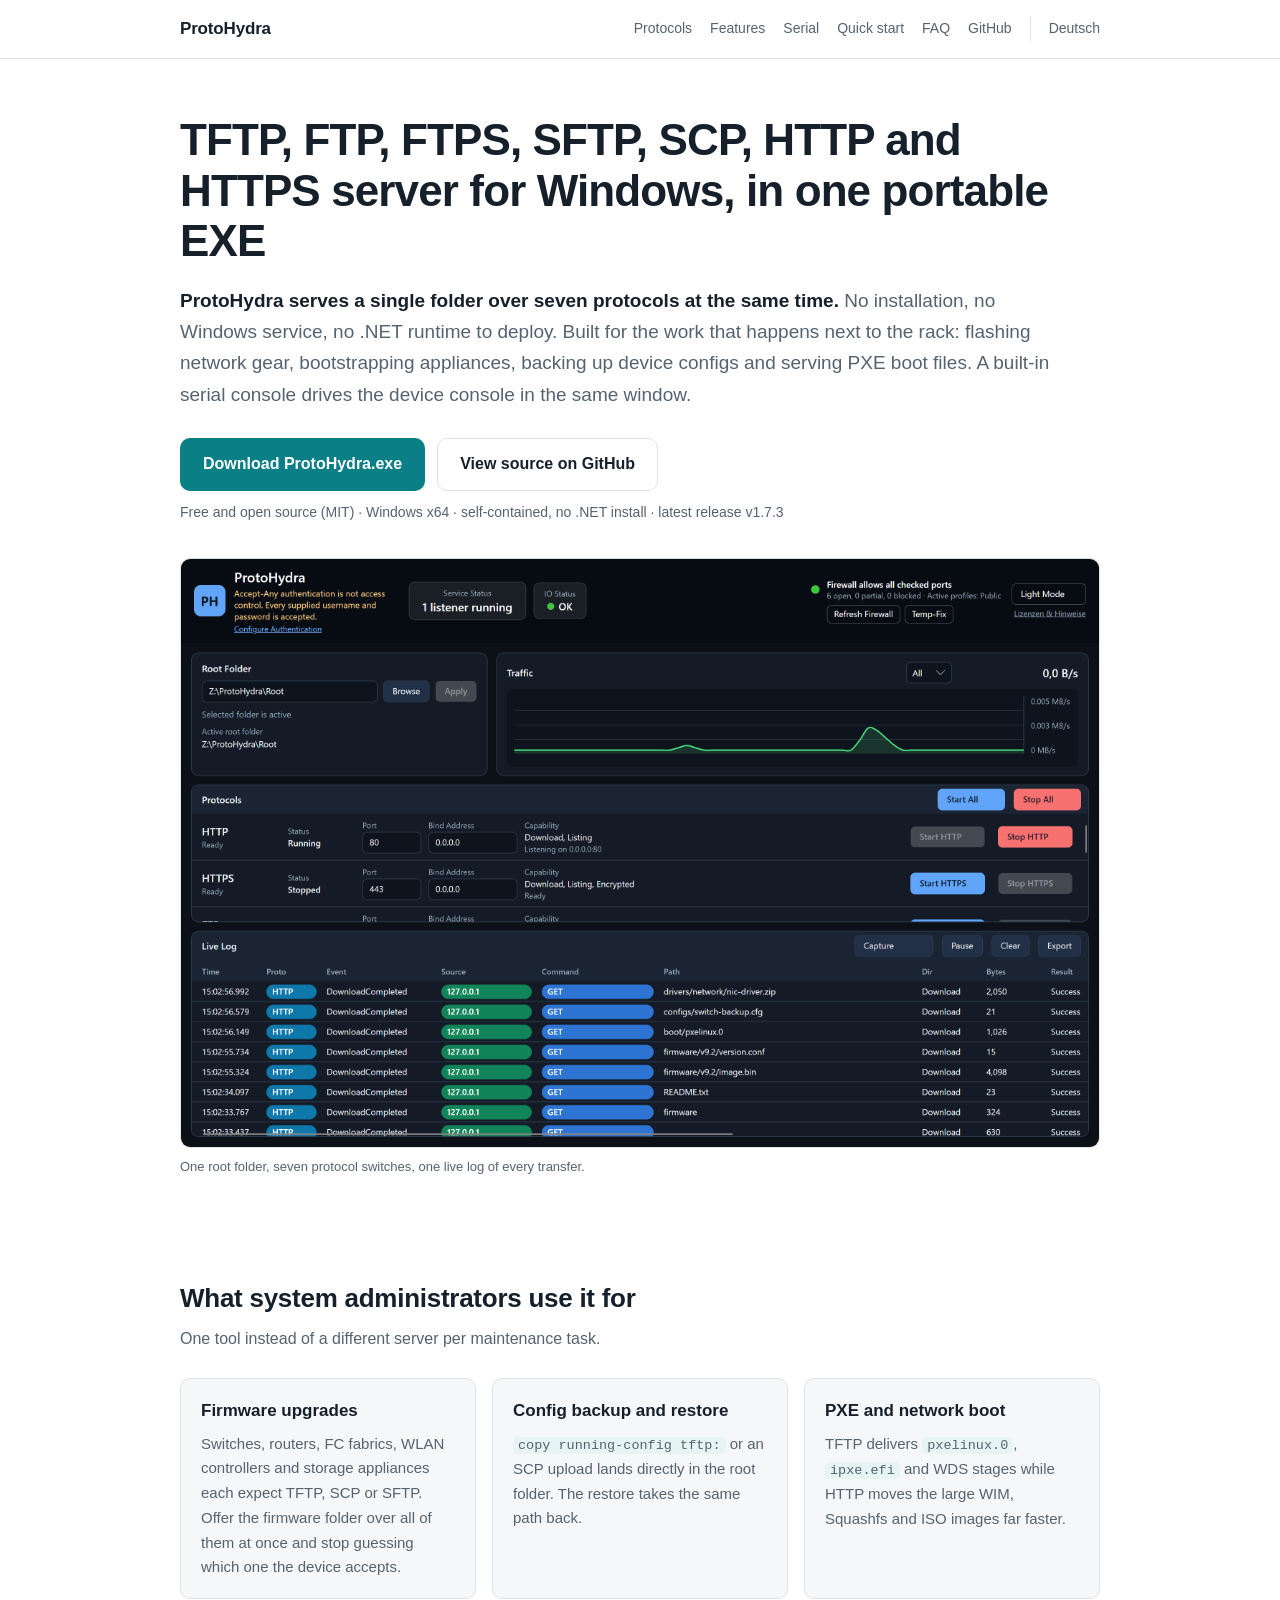
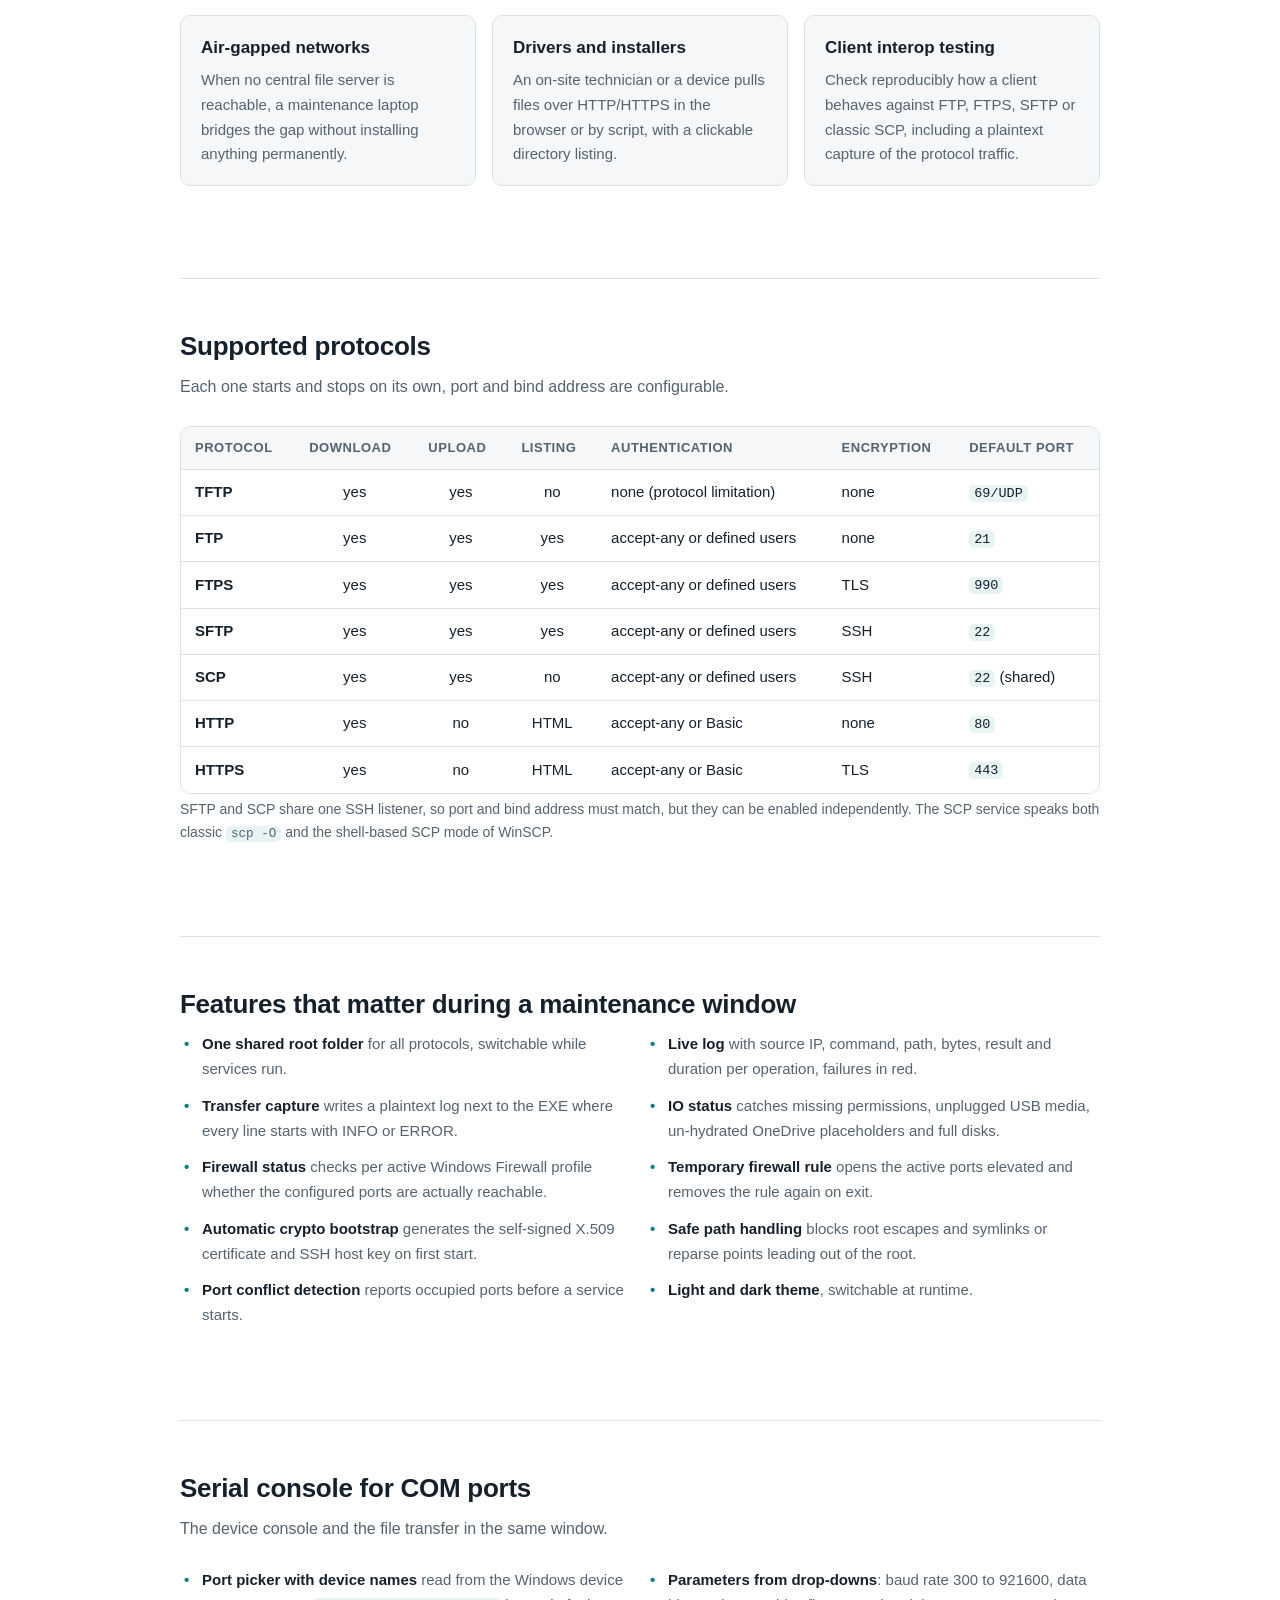
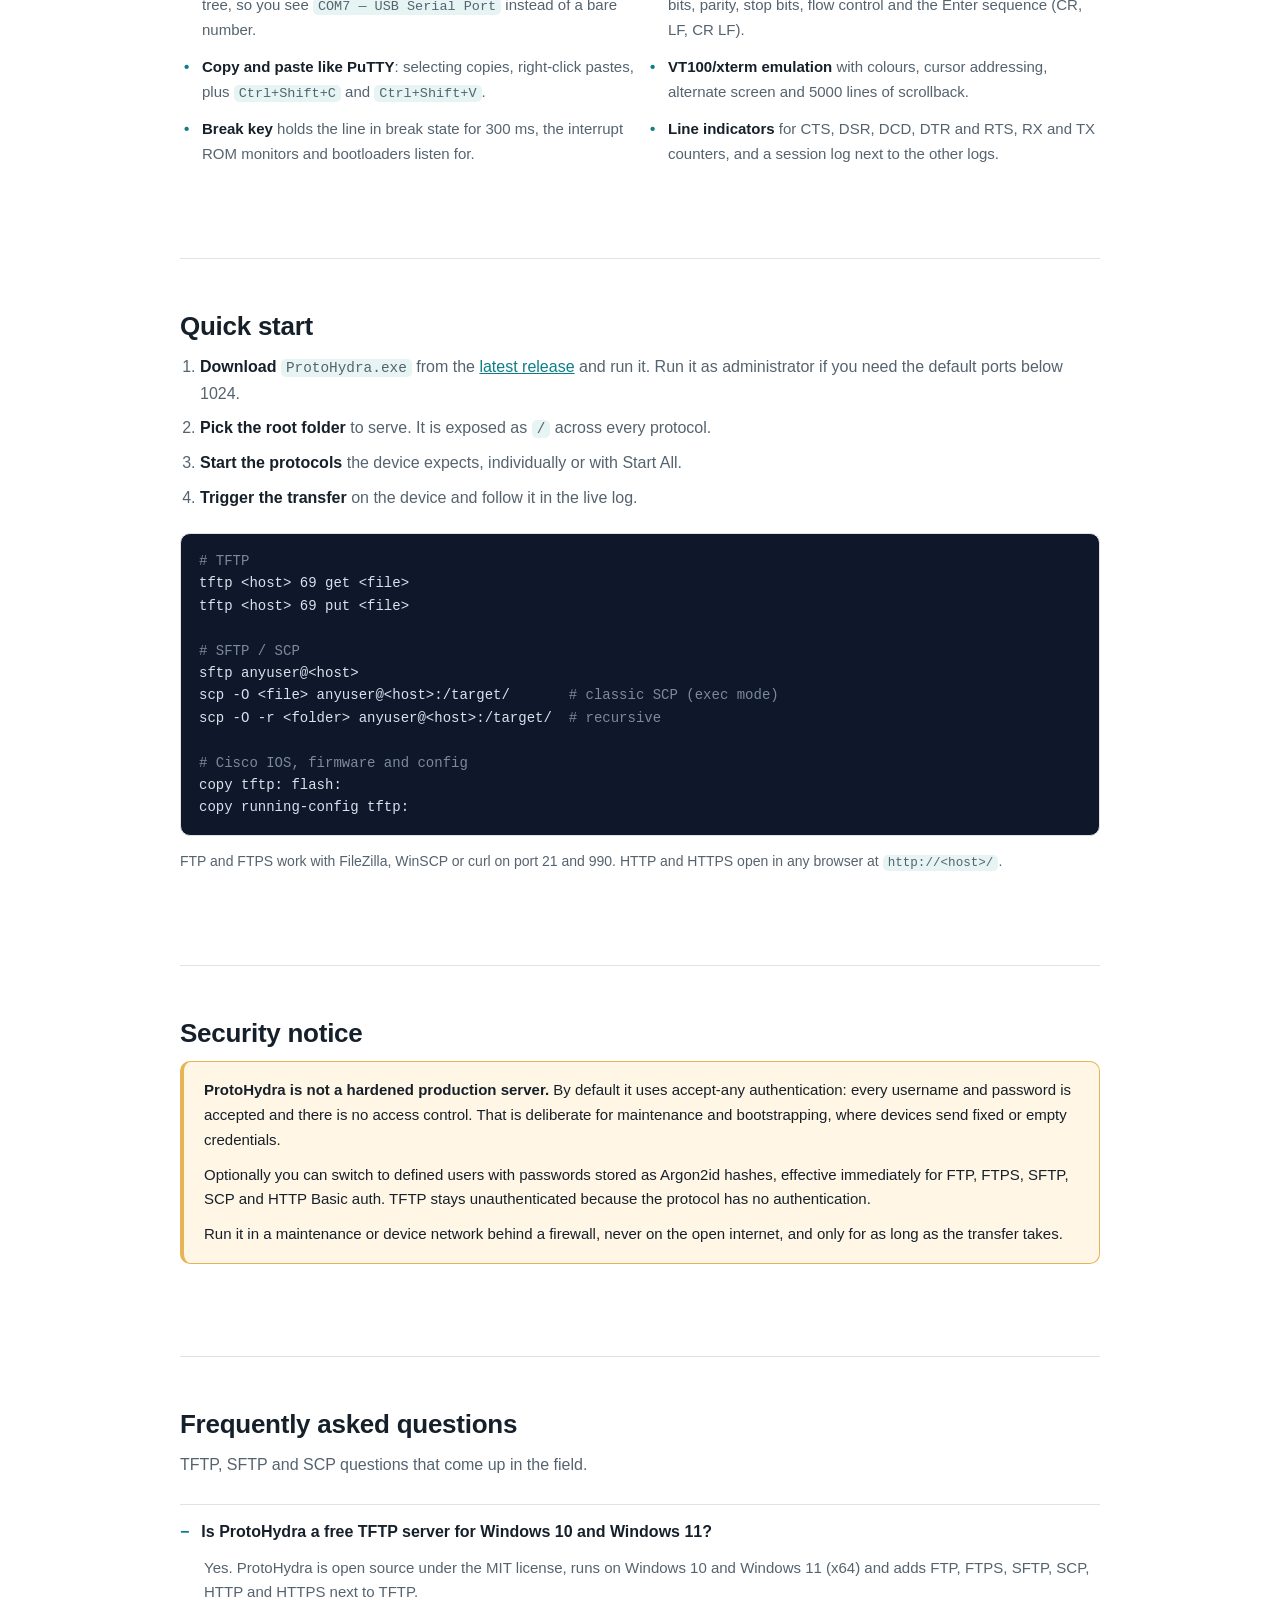
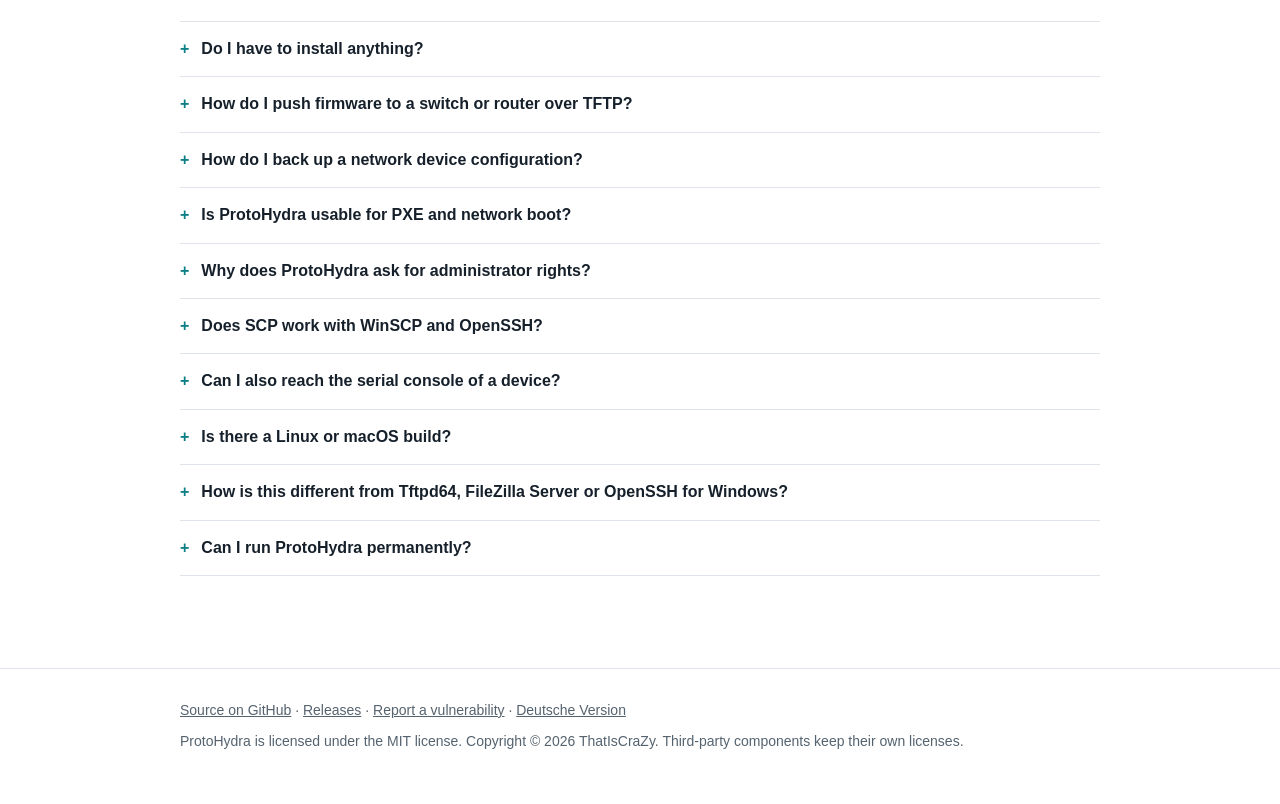
<file: docs/index.html>
<!doctype html>
<html lang="en">
<head>
<meta charset="utf-8">
<meta name="viewport" content="width=device-width, initial-scale=1">
<title>ProtoHydra: portable TFTP, FTP, SFTP, SCP and HTTP server with serial console for Windows</title>
<meta name="description" content="Free portable file server for Windows with a built-in serial console. One folder over TFTP, FTP, FTPS, SFTP, SCP, HTTP and HTTPS. No install, one EXE.">
<link rel="canonical" href="https://thatiscrazy.github.io/ProtoHydra/">
<link rel="alternate" hreflang="en" href="https://thatiscrazy.github.io/ProtoHydra/">
<link rel="alternate" hreflang="de" href="https://thatiscrazy.github.io/ProtoHydra/de/">
<link rel="alternate" hreflang="x-default" href="https://thatiscrazy.github.io/ProtoHydra/">
<meta name="author" content="ThatIsCraZy">
<meta name="robots" content="index, follow, max-image-preview:large">
<meta property="og:type" content="website">
<meta property="og:site_name" content="ProtoHydra">
<meta property="og:locale" content="en_US">
<meta property="og:locale:alternate" content="de_DE">
<meta property="og:title" content="ProtoHydra: portable TFTP, FTP, SFTP, SCP and HTTP server with serial console for Windows">
<meta property="og:description" content="Serve one folder over TFTP, FTP, FTPS, SFTP, SCP, HTTP and HTTPS at the same time and drive the device console over serial in the same window.">
<meta property="og:url" content="https://thatiscrazy.github.io/ProtoHydra/">
<meta property="og:image" content="https://thatiscrazy.github.io/ProtoHydra/screenshot.png">
<meta property="og:image:alt" content="ProtoHydra on Windows with seven protocol servers running on one folder and a live transfer log">
<meta name="twitter:card" content="summary_large_image">
<meta name="theme-color" content="#0b7f86" media="(prefers-color-scheme: light)">
<meta name="theme-color" content="#0e1419" media="(prefers-color-scheme: dark)">
<link rel="stylesheet" href="style.css">
<script type="application/ld+json">
{
  "@context": "https://schema.org",
  "@graph": [
    {
      "@type": "SoftwareApplication",
      "name": "ProtoHydra",
      "alternateName": "ProtoHydra multi-protocol file server",
      "description": "Portable multi-protocol file server for Windows that serves a single folder over TFTP, FTP, FTPS, SFTP, SCP, HTTP and HTTPS at the same time, without installation or a Windows service, with a built-in serial console for device COM ports.",
      "url": "https://thatiscrazy.github.io/ProtoHydra/",
      "downloadUrl": "https://github.com/ThatIsCraZy/ProtoHydra/releases/latest",
      "installUrl": "https://github.com/ThatIsCraZy/ProtoHydra/releases/latest",
      "softwareVersion": "1.7.3",
      "applicationCategory": "UtilitiesApplication",
      "applicationSubCategory": "File transfer server",
      "operatingSystem": "Windows 10, Windows 11, Windows Server (x64)",
      "processorRequirements": "x64",
      "license": "https://github.com/ThatIsCraZy/ProtoHydra/blob/master/LICENSE",
      "isAccessibleForFree": true,
      "screenshot": "https://thatiscrazy.github.io/ProtoHydra/screenshot.png",
      "featureList": [
        "TFTP server", "FTP server", "FTPS server", "SFTP server", "SCP server", "HTTP server", "HTTPS server",
        "Serial console terminal for COM ports",
        "Portable single EXE", "Live transfer log", "Temporary Windows firewall rule", "Argon2id user authentication"
      ],
      "author": { "@type": "Person", "name": "ThatIsCraZy" },
      "offers": { "@type": "Offer", "price": "0", "priceCurrency": "USD" }
    },
    {
      "@type": "FAQPage",
      "mainEntity": [
        { "@type": "Question", "name": "Is ProtoHydra a free TFTP server for Windows 10 and Windows 11?",
          "acceptedAnswer": { "@type": "Answer", "text": "Yes. ProtoHydra is open source under the MIT license, runs on Windows 10 and Windows 11 (x64) and adds FTP, FTPS, SFTP, SCP, HTTP and HTTPS next to TFTP." } },
        { "@type": "Question", "name": "Do I have to install anything?",
          "acceptedAnswer": { "@type": "Answer", "text": "No. A single EXE, no setup, no Windows service, no .NET installation. It also runs from a USB stick or a maintenance toolkit folder." } },
        { "@type": "Question", "name": "How do I push firmware to a switch or router over TFTP?",
          "acceptedAnswer": { "@type": "Answer", "text": "Pick the firmware folder as root, start TFTP and trigger the transfer on the device, for example copy tftp: flash: on Cisco IOS. If the device refuses TFTP, enable SCP or SFTP in the same window. The folder stays the same." } },
        { "@type": "Question", "name": "How do I back up a network device configuration?",
          "acceptedAnswer": { "@type": "Answer", "text": "Run copy running-config tftp: on the device. The file lands directly in the root folder. The restore takes the same path back, or goes over SFTP or FTP instead." } },
        { "@type": "Question", "name": "Is ProtoHydra usable for PXE and network boot?",
          "acceptedAnswer": { "@type": "Answer", "text": "Yes. TFTP serves bootloaders such as pxelinux.0 or ipxe.efi, HTTP serves the large images (WIM, Squashfs, ISO) at much higher throughput." } },
        { "@type": "Question", "name": "Why does ProtoHydra ask for administrator rights?",
          "acceptedAnswer": { "@type": "Answer", "text": "Only for ports below 1024 (69, 21, 22, 80, 443). Without elevation, switch to high ports in the UI, for example 6969, 2121, 2222 or 8080." } },
        { "@type": "Question", "name": "Does SCP work with WinSCP and OpenSSH?",
          "acceptedAnswer": { "@type": "Answer", "text": "Yes. The SCP service handles classic scp -O (exec mode) and the shell-based SCP mode of WinSCP. Modern OpenSSH clients use SFTP internally for scp without -O, which is served as well." } },
        { "@type": "Question", "name": "Can I also reach the serial console of a device?",
          "acceptedAnswer": { "@type": "Answer", "text": "Yes. The Serial Console tab opens a VT100/xterm terminal on a COM port, with port and parameter drop-downs, PuTTY-style copy and paste, a break key, line indicators and session capture. Console session and file transfer live in the same window." } },
        { "@type": "Question", "name": "Is there a Linux or macOS build?",
          "acceptedAnswer": { "@type": "Answer", "text": "Not at the moment. The published artifact is a self-contained EXE for Windows x64." } },
        { "@type": "Question", "name": "How is this different from Tftpd64, FileZilla Server or OpenSSH for Windows?",
          "acceptedAnswer": { "@type": "Answer", "text": "Those tools each cover one protocol or protocol family and are usually installed or registered as a service. ProtoHydra puts seven protocols on the same folder, starts portable and shows every file operation across all protocols in one live log." } },
        { "@type": "Question", "name": "Can I run ProtoHydra permanently?",
          "acceptedAnswer": { "@type": "Answer", "text": "No. It is a maintenance tool. By default it accepts any username and password, so it belongs in a maintenance network behind a firewall and should run only for the duration of a transfer." } }
      ]
    }
  ]
}
</script>
</head>
<body>

<header class="topbar">
  <div class="wrap">
    <a class="brand" href="./">ProtoHydra</a>
    <nav>
      <a class="hide-sm" href="#protocols">Protocols</a>
      <a class="hide-sm" href="#features">Features</a>
      <a class="hide-sm" href="#serial">Serial</a>
      <a href="#quickstart">Quick start</a>
      <a href="#faq">FAQ</a>
      <a href="https://github.com/ThatIsCraZy/ProtoHydra">GitHub</a>
      <a class="lang" href="de/" hreflang="de" lang="de">Deutsch</a>
    </nav>
  </div>
</header>

<main class="wrap">

  <div class="hero">
    <h1>TFTP, FTP, FTPS, SFTP, SCP, HTTP and HTTPS server for Windows, in one portable EXE</h1>
    <p class="lede"><strong>ProtoHydra serves a single folder over seven protocols at the same time.</strong> No installation, no Windows service, no .NET runtime to deploy. Built for the work that happens next to the rack: flashing network gear, bootstrapping appliances, backing up device configs and serving PXE boot files. A built-in serial console drives the device console in the same window.</p>
    <p class="cta">
      <a class="btn" href="https://github.com/ThatIsCraZy/ProtoHydra/releases/latest">Download ProtoHydra.exe</a>
      <a class="btn secondary" href="https://github.com/ThatIsCraZy/ProtoHydra">View source on GitHub</a>
    </p>
    <p class="meta">Free and open source (MIT) &middot; Windows x64 &middot; self-contained, no .NET install &middot; latest release v1.7.3</p>

    <figure>
      <img src="screenshot.png" width="2560" height="1640"
           alt="ProtoHydra on Windows: TFTP, FTP, FTPS, SFTP, SCP, HTTP and HTTPS servers running in parallel on one folder, next to the live log of file transfers">
      <figcaption>One root folder, seven protocol switches, one live log of every transfer.</figcaption>
    </figure>
  </div>

  <section id="usecases">
    <h2>What system administrators use it for</h2>
    <p class="sub">One tool instead of a different server per maintenance task.</p>
    <div class="cards">
      <div class="card">
        <h3>Firmware upgrades</h3>
        <p>Switches, routers, FC fabrics, WLAN controllers and storage appliances each expect TFTP, SCP or SFTP. Offer the firmware folder over all of them at once and stop guessing which one the device accepts.</p>
      </div>
      <div class="card">
        <h3>Config backup and restore</h3>
        <p><code>copy running-config tftp:</code> or an SCP upload lands directly in the root folder. The restore takes the same path back.</p>
      </div>
      <div class="card">
        <h3>PXE and network boot</h3>
        <p>TFTP delivers <code>pxelinux.0</code>, <code>ipxe.efi</code> and WDS stages while HTTP moves the large WIM, Squashfs and ISO images far faster.</p>
      </div>
      <div class="card">
        <h3>Air-gapped networks</h3>
        <p>When no central file server is reachable, a maintenance laptop bridges the gap without installing anything permanently.</p>
      </div>
      <div class="card">
        <h3>Drivers and installers</h3>
        <p>An on-site technician or a device pulls files over HTTP/HTTPS in the browser or by script, with a clickable directory listing.</p>
      </div>
      <div class="card">
        <h3>Client interop testing</h3>
        <p>Check reproducibly how a client behaves against FTP, FTPS, SFTP or classic SCP, including a plaintext capture of the protocol traffic.</p>
      </div>
    </div>
  </section>

  <section id="protocols">
    <h2>Supported protocols</h2>
    <p class="sub">Each one starts and stops on its own, port and bind address are configurable.</p>
    <div class="tablewrap">
      <table>
        <thead>
          <tr><th>Protocol</th><th>Download</th><th>Upload</th><th>Listing</th><th>Authentication</th><th>Encryption</th><th>Default port</th></tr>
        </thead>
        <tbody>
          <tr><td><b>TFTP</b></td><td class="c">yes</td><td class="c">yes</td><td class="c">no</td><td>none (protocol limitation)</td><td>none</td><td><code>69/UDP</code></td></tr>
          <tr><td><b>FTP</b></td><td class="c">yes</td><td class="c">yes</td><td class="c">yes</td><td>accept-any or defined users</td><td>none</td><td><code>21</code></td></tr>
          <tr><td><b>FTPS</b></td><td class="c">yes</td><td class="c">yes</td><td class="c">yes</td><td>accept-any or defined users</td><td>TLS</td><td><code>990</code></td></tr>
          <tr><td><b>SFTP</b></td><td class="c">yes</td><td class="c">yes</td><td class="c">yes</td><td>accept-any or defined users</td><td>SSH</td><td><code>22</code></td></tr>
          <tr><td><b>SCP</b></td><td class="c">yes</td><td class="c">yes</td><td class="c">no</td><td>accept-any or defined users</td><td>SSH</td><td><code>22</code> (shared)</td></tr>
          <tr><td><b>HTTP</b></td><td class="c">yes</td><td class="c">no</td><td class="c">HTML</td><td>accept-any or Basic</td><td>none</td><td><code>80</code></td></tr>
          <tr><td><b>HTTPS</b></td><td class="c">yes</td><td class="c">no</td><td class="c">HTML</td><td>accept-any or Basic</td><td>TLS</td><td><code>443</code></td></tr>
        </tbody>
      </table>
    </div>
    <p class="meta">SFTP and SCP share one SSH listener, so port and bind address must match, but they can be enabled independently. The SCP service speaks both classic <code>scp -O</code> and the shell-based SCP mode of WinSCP.</p>
  </section>

  <section id="features">
    <h2>Features that matter during a maintenance window</h2>
    <ul class="feat">
      <li><b>One shared root folder</b> for all protocols, switchable while services run.</li>
      <li><b>Live log</b> with source IP, command, path, bytes, result and duration per operation, failures in red.</li>
      <li><b>Transfer capture</b> writes a plaintext log next to the EXE where every line starts with INFO or ERROR.</li>
      <li><b>IO status</b> catches missing permissions, unplugged USB media, un-hydrated OneDrive placeholders and full disks.</li>
      <li><b>Firewall status</b> checks per active Windows Firewall profile whether the configured ports are actually reachable.</li>
      <li><b>Temporary firewall rule</b> opens the active ports elevated and removes the rule again on exit.</li>
      <li><b>Automatic crypto bootstrap</b> generates the self-signed X.509 certificate and SSH host key on first start.</li>
      <li><b>Safe path handling</b> blocks root escapes and symlinks or reparse points leading out of the root.</li>
      <li><b>Port conflict detection</b> reports occupied ports before a service starts.</li>
      <li><b>Light and dark theme</b>, switchable at runtime.</li>
    </ul>
  </section>

  <section id="serial">
    <h2>Serial console for COM ports</h2>
    <p class="sub">The device console and the file transfer in the same window.</p>
    <ul class="feat">
      <li><b>Port picker with device names</b> read from the Windows device tree, so you see <code>COM7 &mdash; USB Serial Port</code> instead of a bare number.</li>
      <li><b>Parameters from drop-downs</b>: baud rate 300 to 921600, data bits, parity, stop bits, flow control and the Enter sequence (CR, LF, CR LF).</li>
      <li><b>Copy and paste like PuTTY</b>: selecting copies, right-click pastes, plus <code>Ctrl+Shift+C</code> and <code>Ctrl+Shift+V</code>.</li>
      <li><b>VT100/xterm emulation</b> with colours, cursor addressing, alternate screen and 5000 lines of scrollback.</li>
      <li><b>Break key</b> holds the line in break state for 300 ms, the interrupt ROM monitors and bootloaders listen for.</li>
      <li><b>Line indicators</b> for CTS, DSR, DCD, DTR and RTS, RX and TX counters, and a session log next to the other logs.</li>
    </ul>
  </section>

  <section id="quickstart">
    <h2>Quick start</h2>
    <ol class="steps">
      <li><b>Download</b> <code>ProtoHydra.exe</code> from the <a href="https://github.com/ThatIsCraZy/ProtoHydra/releases/latest">latest release</a> and run it. Run it as administrator if you need the default ports below 1024.</li>
      <li><b>Pick the root folder</b> to serve. It is exposed as <code>/</code> across every protocol.</li>
      <li><b>Start the protocols</b> the device expects, individually or with Start All.</li>
      <li><b>Trigger the transfer</b> on the device and follow it in the live log.</li>
    </ol>
<pre><code><span class="c"># TFTP</span>
tftp &lt;host&gt; 69 get &lt;file&gt;
tftp &lt;host&gt; 69 put &lt;file&gt;

<span class="c"># SFTP / SCP</span>
sftp anyuser@&lt;host&gt;
scp -O &lt;file&gt; anyuser@&lt;host&gt;:/target/       <span class="c"># classic SCP (exec mode)</span>
scp -O -r &lt;folder&gt; anyuser@&lt;host&gt;:/target/  <span class="c"># recursive</span>

<span class="c"># Cisco IOS, firmware and config</span>
copy tftp: flash:
copy running-config tftp:</code></pre>
    <p class="meta">FTP and FTPS work with FileZilla, WinSCP or curl on port 21 and 990. HTTP and HTTPS open in any browser at <code>http://&lt;host&gt;/</code>.</p>
  </section>

  <section id="security">
    <h2>Security notice</h2>
    <div class="notice">
      <p><b>ProtoHydra is not a hardened production server.</b> By default it uses accept-any authentication: every username and password is accepted and there is no access control. That is deliberate for maintenance and bootstrapping, where devices send fixed or empty credentials.</p>
      <p>Optionally you can switch to defined users with passwords stored as Argon2id hashes, effective immediately for FTP, FTPS, SFTP, SCP and HTTP Basic auth. TFTP stays unauthenticated because the protocol has no authentication.</p>
      <p>Run it in a maintenance or device network behind a firewall, never on the open internet, and only for as long as the transfer takes.</p>
    </div>
  </section>

  <section id="faq" class="faq">
    <h2>Frequently asked questions</h2>
    <p class="sub">TFTP, SFTP and SCP questions that come up in the field.</p>

    <details open>
      <summary>Is ProtoHydra a free TFTP server for Windows 10 and Windows 11?</summary>
      <p class="answer">Yes. ProtoHydra is open source under the MIT license, runs on Windows 10 and Windows 11 (x64) and adds FTP, FTPS, SFTP, SCP, HTTP and HTTPS next to TFTP.</p>
    </details>
    <details>
      <summary>Do I have to install anything?</summary>
      <p class="answer">No. A single EXE, no setup, no Windows service, no .NET installation. It also runs from a USB stick or a maintenance toolkit folder.</p>
    </details>
    <details>
      <summary>How do I push firmware to a switch or router over TFTP?</summary>
      <p class="answer">Pick the firmware folder as root, start TFTP and trigger the transfer on the device, for example <code>copy tftp: flash:</code> on Cisco IOS. If the device refuses TFTP, enable SCP or SFTP in the same window. The folder stays the same.</p>
    </details>
    <details>
      <summary>How do I back up a network device configuration?</summary>
      <p class="answer">Run <code>copy running-config tftp:</code> on the device. The file lands directly in the root folder. The restore takes the same path back, or goes over SFTP or FTP instead.</p>
    </details>
    <details>
      <summary>Is ProtoHydra usable for PXE and network boot?</summary>
      <p class="answer">Yes. TFTP serves bootloaders such as <code>pxelinux.0</code> or <code>ipxe.efi</code>, HTTP serves the large images (WIM, Squashfs, ISO) at much higher throughput.</p>
    </details>
    <details>
      <summary>Why does ProtoHydra ask for administrator rights?</summary>
      <p class="answer">Only for ports below 1024 (69, 21, 22, 80, 443). Without elevation, switch to high ports in the UI, for example 6969, 2121, 2222 or 8080.</p>
    </details>
    <details>
      <summary>Does SCP work with WinSCP and OpenSSH?</summary>
      <p class="answer">Yes. The SCP service handles classic <code>scp -O</code> (exec mode) and the shell-based SCP mode of WinSCP. Modern OpenSSH clients use SFTP internally for <code>scp</code> without <code>-O</code>, which is served as well.</p>
    </details>
    <details>
      <summary>Can I also reach the serial console of a device?</summary>
      <p class="answer">Yes. The <b>Serial Console</b> tab opens a VT100/xterm terminal on a COM port, with port and parameter drop-downs, PuTTY-style copy and paste, a break key, line indicators and session capture. Console session and file transfer live in the same window.</p>
    </details>
    <details>
      <summary>Is there a Linux or macOS build?</summary>
      <p class="answer">Not at the moment. The published artifact is a self-contained EXE for Windows x64.</p>
    </details>
    <details>
      <summary>How is this different from Tftpd64, FileZilla Server or OpenSSH for Windows?</summary>
      <p class="answer">Those tools each cover one protocol or protocol family and are usually installed or registered as a service. ProtoHydra puts seven protocols on the same folder, starts portable and shows every file operation across all protocols in one live log.</p>
    </details>
    <details>
      <summary>Can I run ProtoHydra permanently?</summary>
      <p class="answer">No. It is a maintenance tool. By default it accepts any username and password, so it belongs in a maintenance network behind a firewall and should run only for the duration of a transfer.</p>
    </details>
  </section>

</main>

<footer>
  <div class="wrap">
    <p><a href="https://github.com/ThatIsCraZy/ProtoHydra">Source on GitHub</a> &middot; <a href="https://github.com/ThatIsCraZy/ProtoHydra/releases">Releases</a> &middot; <a href="https://github.com/ThatIsCraZy/ProtoHydra/blob/master/SECURITY.md">Report a vulnerability</a> &middot; <a href="de/" hreflang="de" lang="de">Deutsche Version</a></p>
    <p>ProtoHydra is licensed under the MIT license. Copyright &copy; 2026 ThatIsCraZy. Third-party components keep their own licenses.</p>
  </div>
</footer>

</body>
</html>
</file>
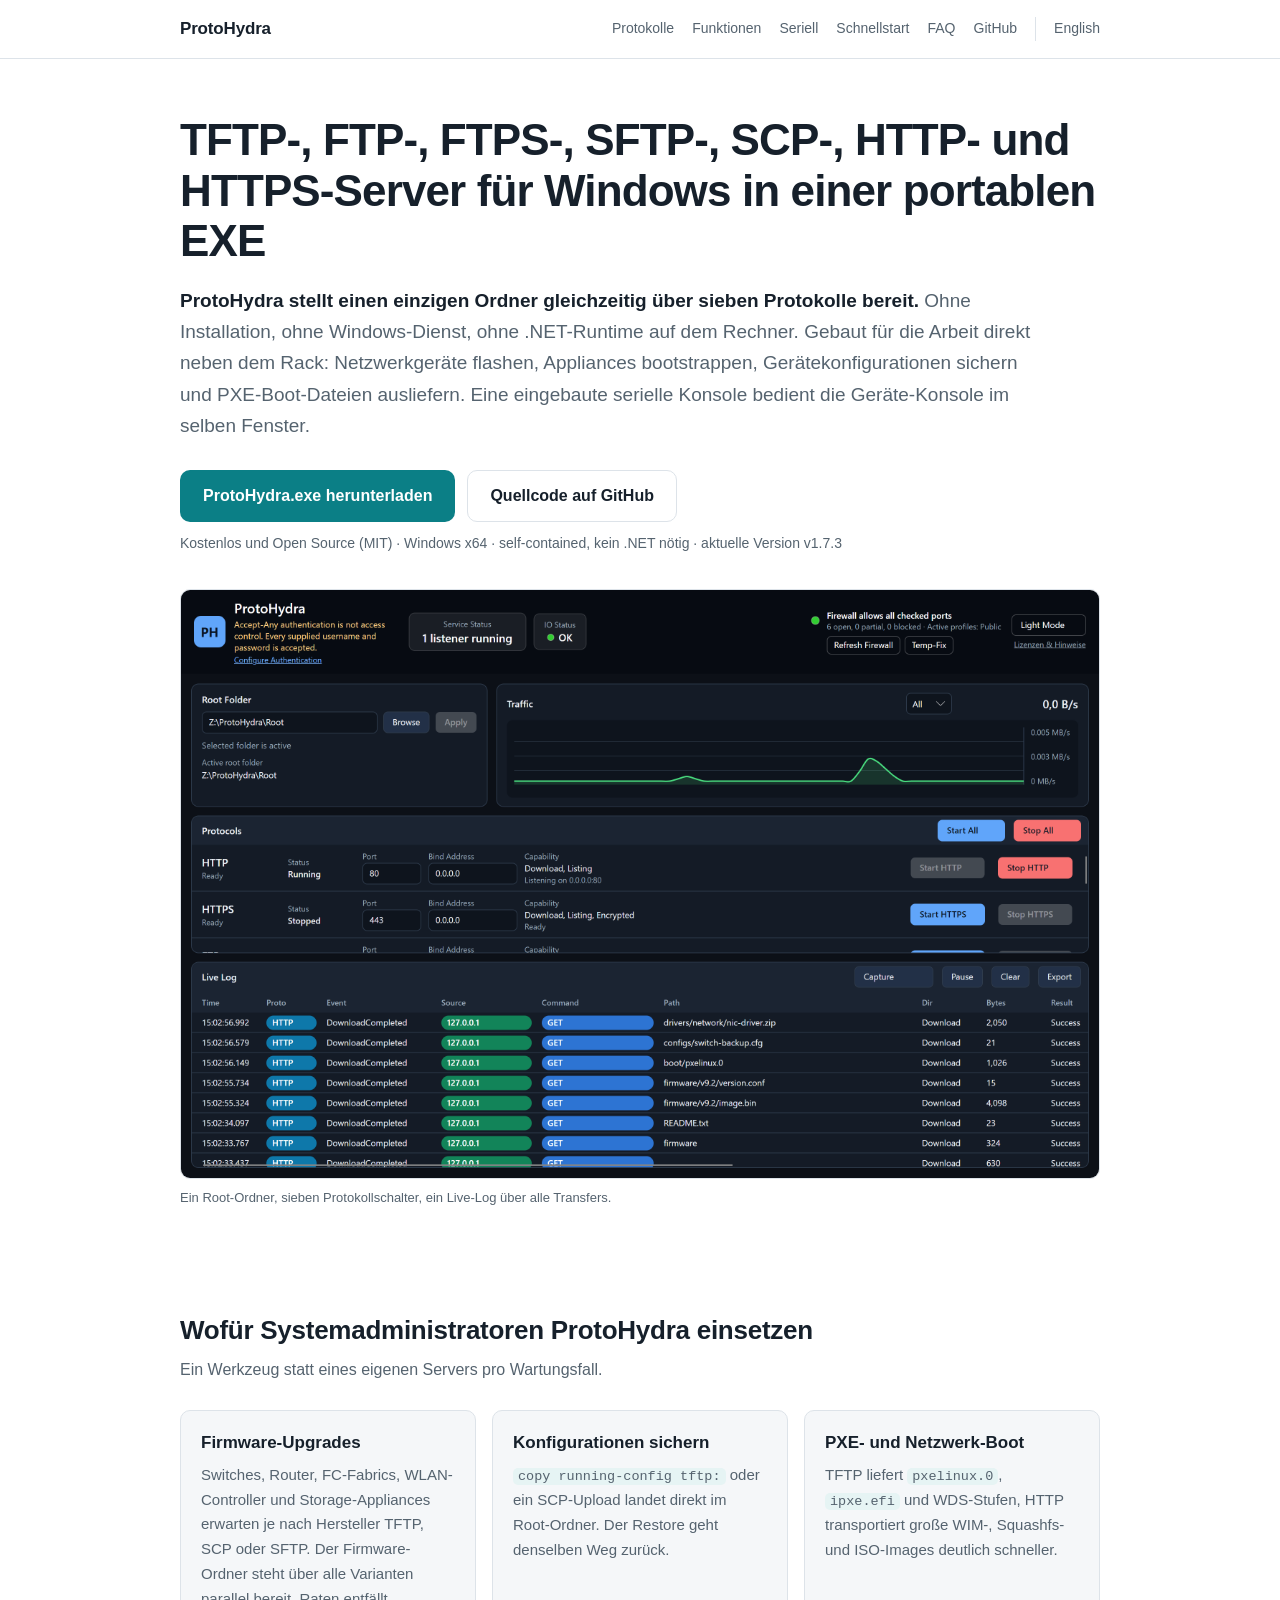
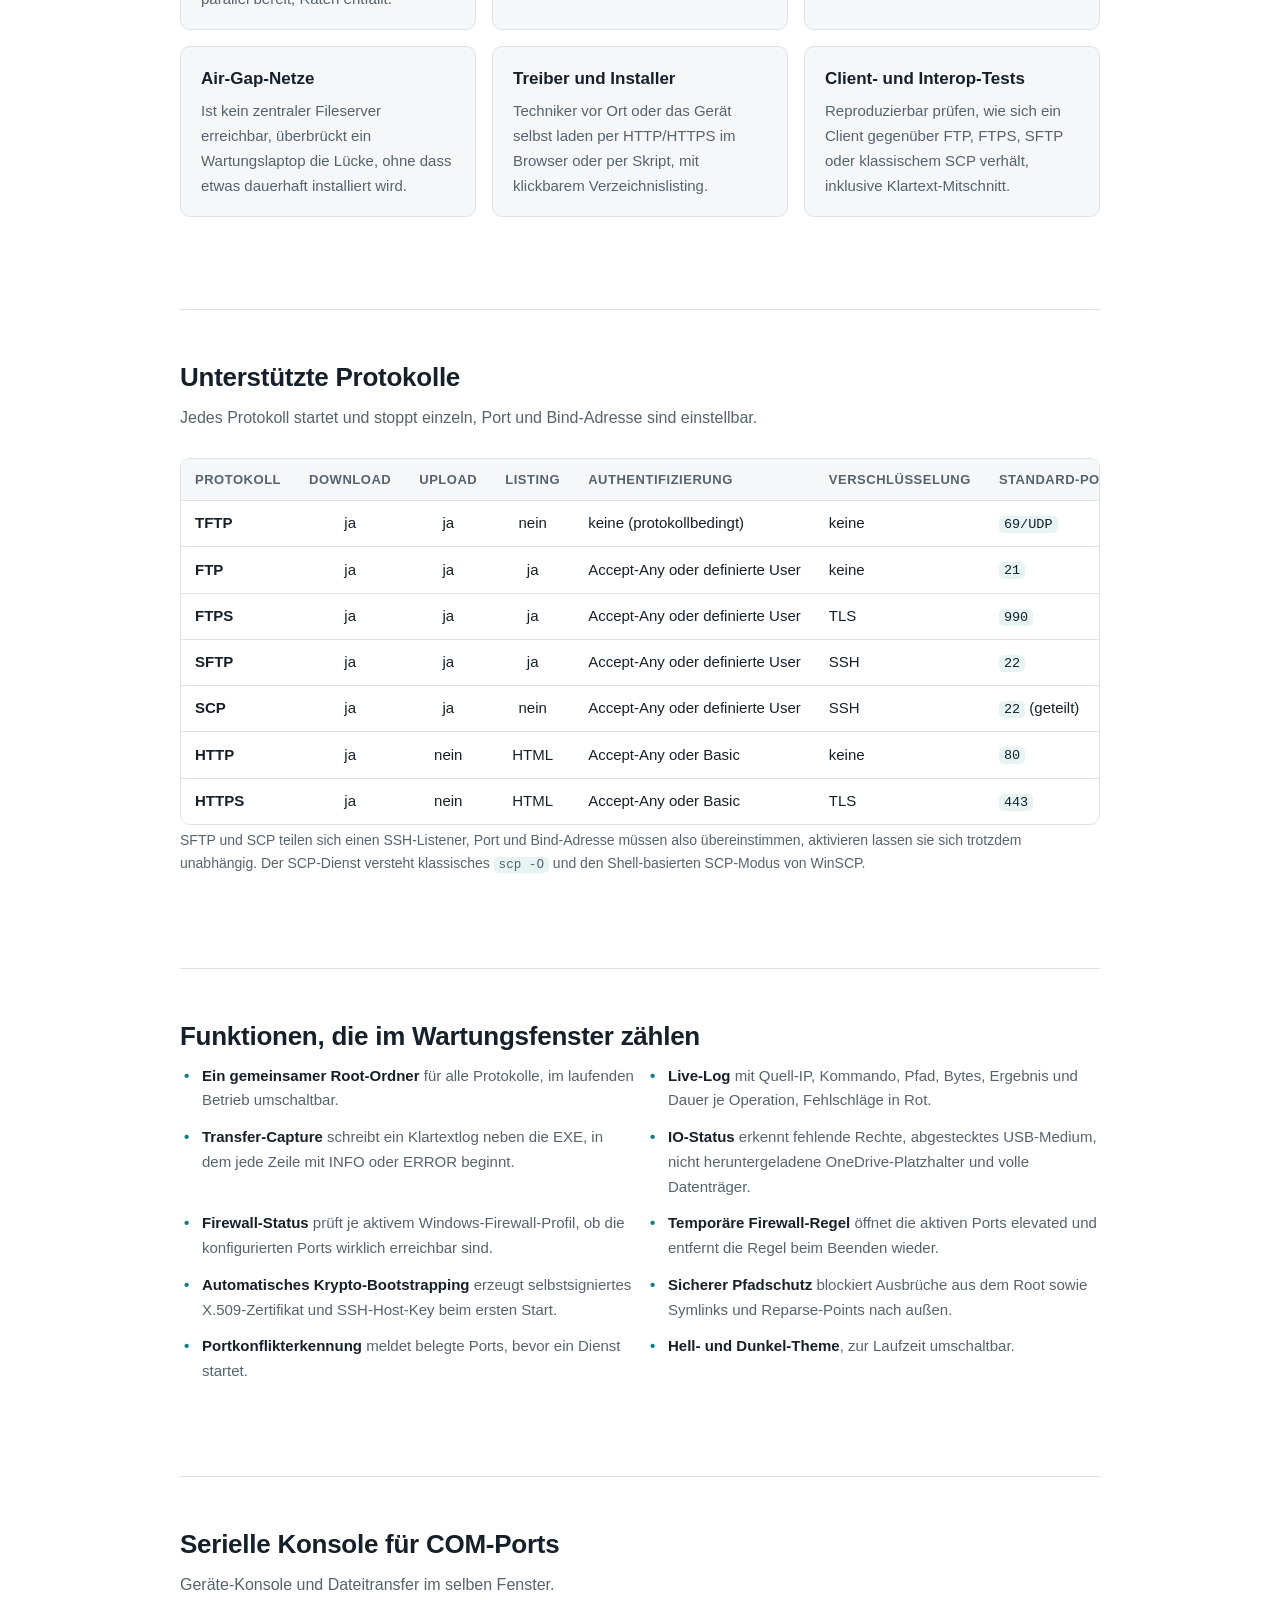
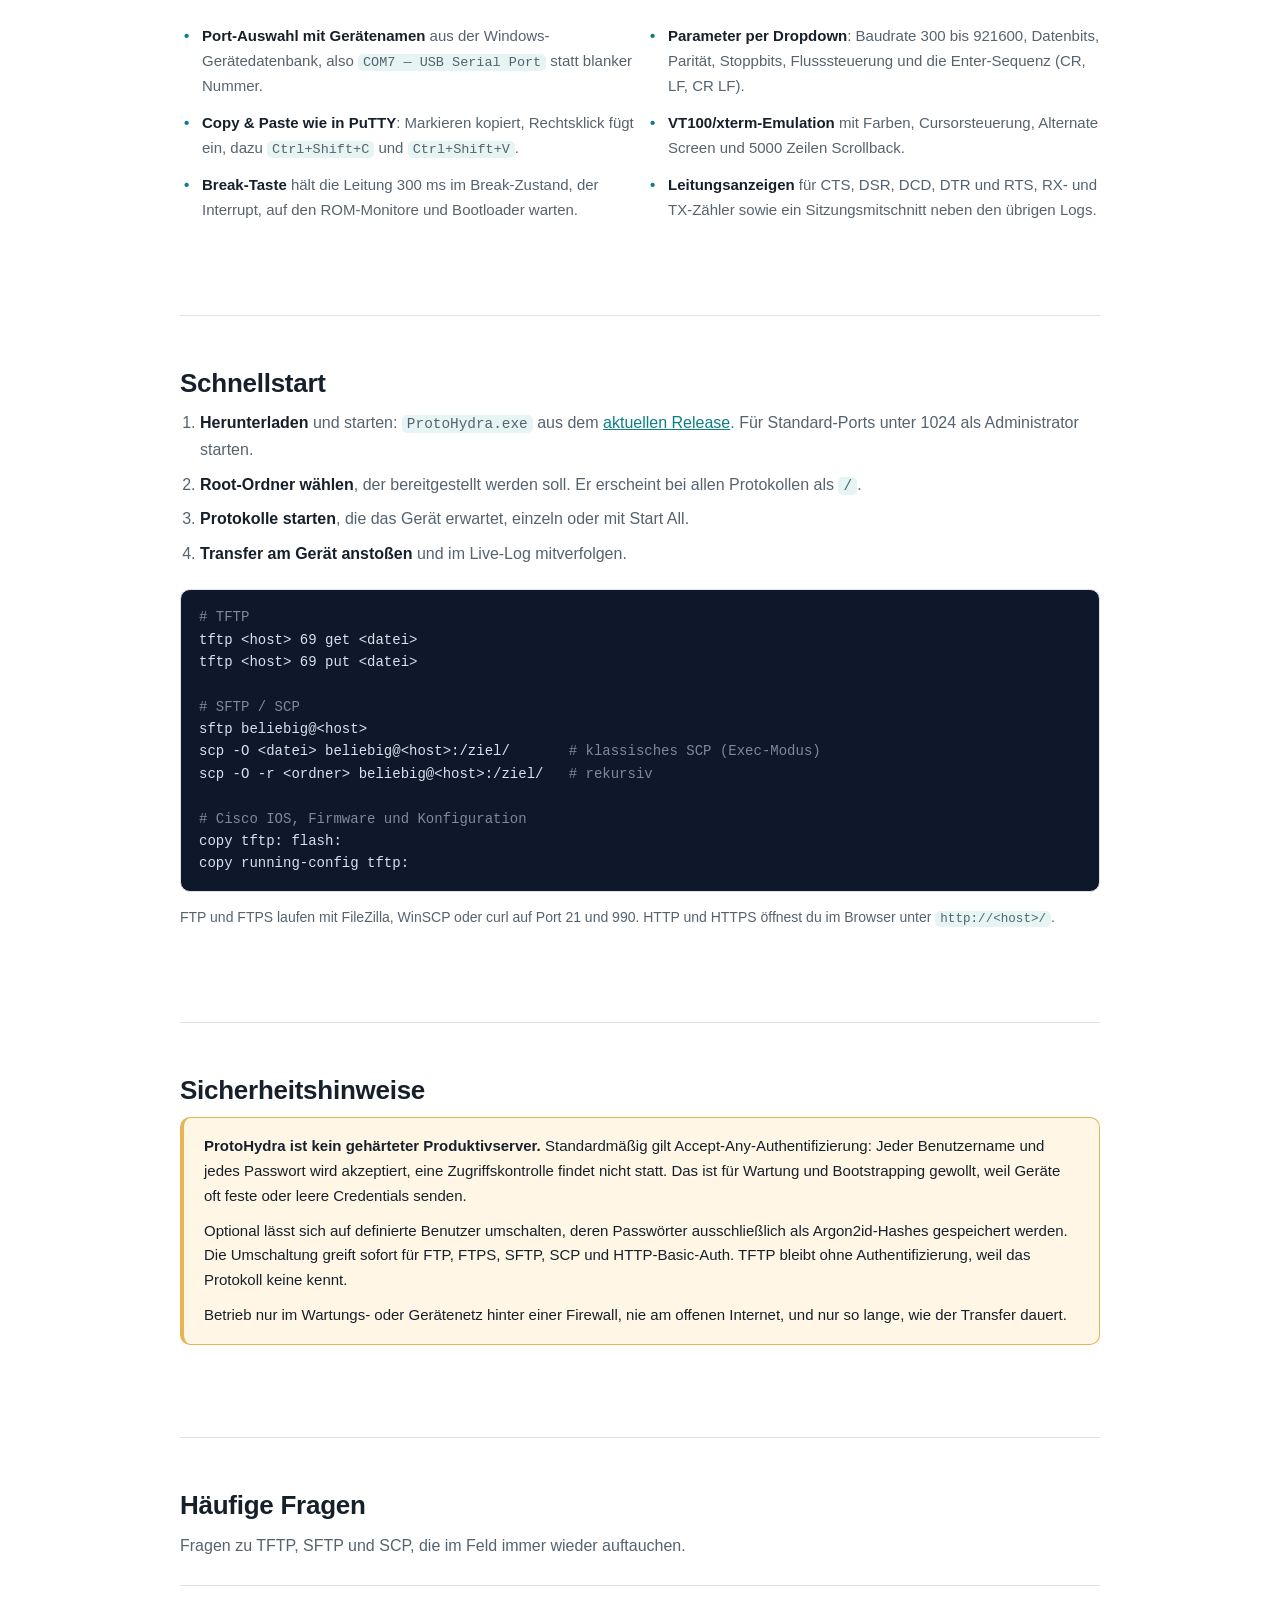
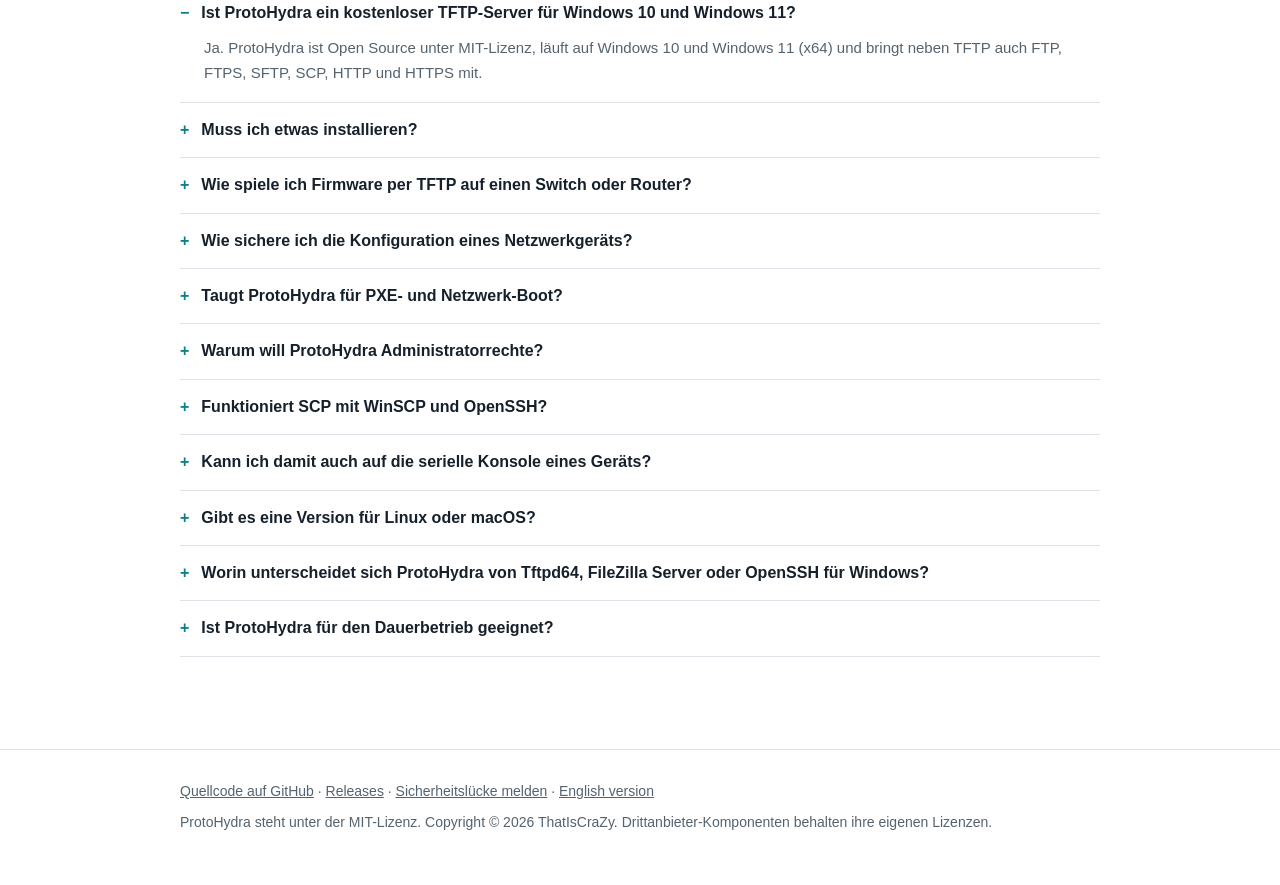
<file: docs/de/index.html>
<!doctype html>
<html lang="de">
<head>
<meta charset="utf-8">
<meta name="viewport" content="width=device-width, initial-scale=1">
<title>ProtoHydra: portabler TFTP-, FTP-, SFTP-, SCP- und HTTP-Server mit serieller Konsole für Windows</title>
<meta name="description" content="Kostenloser portabler Dateiserver für Windows mit serieller Konsole. Ein Ordner über TFTP, FTP, FTPS, SFTP, SCP, HTTP und HTTPS. Ohne Installation, eine EXE.">
<link rel="canonical" href="https://thatiscrazy.github.io/ProtoHydra/de/">
<link rel="alternate" hreflang="en" href="https://thatiscrazy.github.io/ProtoHydra/">
<link rel="alternate" hreflang="de" href="https://thatiscrazy.github.io/ProtoHydra/de/">
<link rel="alternate" hreflang="x-default" href="https://thatiscrazy.github.io/ProtoHydra/">
<meta name="author" content="ThatIsCraZy">
<meta name="robots" content="index, follow, max-image-preview:large">
<meta property="og:type" content="website">
<meta property="og:site_name" content="ProtoHydra">
<meta property="og:locale" content="de_DE">
<meta property="og:locale:alternate" content="en_US">
<meta property="og:title" content="ProtoHydra: portabler TFTP-, FTP-, SFTP-, SCP- und HTTP-Server mit serieller Konsole für Windows">
<meta property="og:description" content="Ein Ordner gleichzeitig über TFTP, FTP, FTPS, SFTP, SCP, HTTP und HTTPS, dazu die Geräte-Konsole über seriell im selben Fenster.">
<meta property="og:url" content="https://thatiscrazy.github.io/ProtoHydra/de/">
<meta property="og:image" content="https://thatiscrazy.github.io/ProtoHydra/screenshot.png">
<meta property="og:image:alt" content="ProtoHydra unter Windows mit sieben Protokollservern auf einem Ordner und dem Live-Log der Transfers">
<meta name="twitter:card" content="summary_large_image">
<meta name="theme-color" content="#0b7f86" media="(prefers-color-scheme: light)">
<meta name="theme-color" content="#0e1419" media="(prefers-color-scheme: dark)">
<link rel="stylesheet" href="../style.css">
<script type="application/ld+json">
{
  "@context": "https://schema.org",
  "@graph": [
    {
      "@type": "SoftwareApplication",
      "name": "ProtoHydra",
      "alternateName": "ProtoHydra Multi-Protokoll-Dateiserver",
      "description": "Portabler Multi-Protokoll-Dateiserver für Windows, der einen einzigen Ordner gleichzeitig über TFTP, FTP, FTPS, SFTP, SCP, HTTP und HTTPS bereitstellt, ohne Installation und ohne Windows-Dienst, mit eingebauter serieller Konsole für COM-Ports.",
      "url": "https://thatiscrazy.github.io/ProtoHydra/de/",
      "downloadUrl": "https://github.com/ThatIsCraZy/ProtoHydra/releases/latest",
      "installUrl": "https://github.com/ThatIsCraZy/ProtoHydra/releases/latest",
      "softwareVersion": "1.7.3",
      "applicationCategory": "UtilitiesApplication",
      "applicationSubCategory": "Dateitransfer-Server",
      "operatingSystem": "Windows 10, Windows 11, Windows Server (x64)",
      "processorRequirements": "x64",
      "license": "https://github.com/ThatIsCraZy/ProtoHydra/blob/master/LICENSE",
      "isAccessibleForFree": true,
      "inLanguage": "de",
      "screenshot": "https://thatiscrazy.github.io/ProtoHydra/screenshot.png",
      "featureList": [
        "TFTP-Server", "FTP-Server", "FTPS-Server", "SFTP-Server", "SCP-Server", "HTTP-Server", "HTTPS-Server",
        "Serielle Konsole für COM-Ports",
        "Portable Einzel-EXE", "Live-Log", "Temporäre Windows-Firewall-Regel", "Argon2id-Benutzerauthentifizierung"
      ],
      "author": { "@type": "Person", "name": "ThatIsCraZy" },
      "offers": { "@type": "Offer", "price": "0", "priceCurrency": "EUR" }
    },
    {
      "@type": "FAQPage",
      "inLanguage": "de",
      "mainEntity": [
        { "@type": "Question", "name": "Ist ProtoHydra ein kostenloser TFTP-Server für Windows 10 und Windows 11?",
          "acceptedAnswer": { "@type": "Answer", "text": "Ja. ProtoHydra ist Open Source unter MIT-Lizenz, läuft auf Windows 10 und Windows 11 (x64) und bringt neben TFTP auch FTP, FTPS, SFTP, SCP, HTTP und HTTPS mit." } },
        { "@type": "Question", "name": "Muss ich etwas installieren?",
          "acceptedAnswer": { "@type": "Answer", "text": "Nein. Eine einzelne EXE, kein Setup, kein Windows-Dienst, keine .NET-Installation. Die Datei läuft auch vom USB-Stick oder aus einem Wartungs-Toolkit heraus." } },
        { "@type": "Question", "name": "Wie spiele ich Firmware per TFTP auf einen Switch oder Router?",
          "acceptedAnswer": { "@type": "Answer", "text": "Firmware-Ordner als Root wählen, TFTP starten und am Gerät den Transfer anstoßen, etwa mit copy tftp: flash: unter Cisco IOS. Akzeptiert das Gerät kein TFTP, schaltest du im selben Fenster SCP oder SFTP dazu. Der Ordner bleibt derselbe." } },
        { "@type": "Question", "name": "Wie sichere ich die Konfiguration eines Netzwerkgeräts?",
          "acceptedAnswer": { "@type": "Answer", "text": "Am Gerät copy running-config tftp: ausführen. Die Datei landet direkt im Root-Ordner. Der Restore läuft über denselben Weg zurück, wahlweise auch über SFTP oder FTP." } },
        { "@type": "Question", "name": "Taugt ProtoHydra für PXE- und Netzwerk-Boot?",
          "acceptedAnswer": { "@type": "Answer", "text": "Ja. TFTP liefert Bootloader wie pxelinux.0 oder ipxe.efi, HTTP die großen Images (WIM, Squashfs, ISO) mit deutlich höherem Durchsatz." } },
        { "@type": "Question", "name": "Warum will ProtoHydra Administratorrechte?",
          "acceptedAnswer": { "@type": "Answer", "text": "Nur für Ports unter 1024 (69, 21, 22, 80, 443). Ohne Adminrechte weichst du im UI auf hohe Ports aus, zum Beispiel 6969, 2121, 2222 oder 8080." } },
        { "@type": "Question", "name": "Funktioniert SCP mit WinSCP und OpenSSH?",
          "acceptedAnswer": { "@type": "Answer", "text": "Ja. Der SCP-Dienst beherrscht klassisches scp -O (Exec-Modus) und den Shell-basierten SCP-Modus von WinSCP. Moderne OpenSSH-Clients nutzen für scp ohne -O intern SFTP, das ebenfalls bereitsteht." } },
        { "@type": "Question", "name": "Kann ich damit auch auf die serielle Konsole eines Geräts?",
          "acceptedAnswer": { "@type": "Answer", "text": "Ja. Der Reiter Serial Console öffnet ein VT100/xterm-Terminal auf einen COM-Port, mit Port- und Parameterauswahl per Dropdown, Copy und Paste wie in PuTTY, Break-Taste, Leitungsanzeigen und Sitzungsmitschnitt. Konsolensitzung und Dateitransfer liegen im selben Fenster." } },
        { "@type": "Question", "name": "Gibt es eine Version für Linux oder macOS?",
          "acceptedAnswer": { "@type": "Answer", "text": "Derzeit nicht. Veröffentlicht wird eine self-contained EXE für Windows x64." } },
        { "@type": "Question", "name": "Worin unterscheidet sich ProtoHydra von Tftpd64, FileZilla Server oder OpenSSH für Windows?",
          "acceptedAnswer": { "@type": "Answer", "text": "Diese Werkzeuge decken je ein Protokoll oder eine Protokollfamilie ab und werden meist installiert oder als Dienst eingerichtet. ProtoHydra legt sieben Protokolle auf denselben Ordner, startet portabel und zeigt jede Dateioperation aller Protokolle in einem gemeinsamen Live-Log." } },
        { "@type": "Question", "name": "Ist ProtoHydra für den Dauerbetrieb geeignet?",
          "acceptedAnswer": { "@type": "Answer", "text": "Nein. Es ist ein Wartungswerkzeug. Standardmäßig akzeptiert es jeden Benutzernamen und jedes Passwort, gehört also in ein Wartungsnetz hinter einer Firewall und sollte nur so lange laufen wie der Transfer dauert." } }
      ]
    }
  ]
}
</script>
</head>
<body>

<header class="topbar">
  <div class="wrap">
    <a class="brand" href="./">ProtoHydra</a>
    <nav>
      <a class="hide-sm" href="#protokolle">Protokolle</a>
      <a class="hide-sm" href="#funktionen">Funktionen</a>
      <a class="hide-sm" href="#seriell">Seriell</a>
      <a href="#schnellstart">Schnellstart</a>
      <a href="#faq">FAQ</a>
      <a href="https://github.com/ThatIsCraZy/ProtoHydra">GitHub</a>
      <a class="lang" href="../" hreflang="en" lang="en">English</a>
    </nav>
  </div>
</header>

<main class="wrap">

  <div class="hero">
    <h1>TFTP-, FTP-, FTPS-, SFTP-, SCP-, HTTP- und HTTPS-Server für Windows in einer portablen EXE</h1>
    <p class="lede"><strong>ProtoHydra stellt einen einzigen Ordner gleichzeitig über sieben Protokolle bereit.</strong> Ohne Installation, ohne Windows-Dienst, ohne .NET-Runtime auf dem Rechner. Gebaut für die Arbeit direkt neben dem Rack: Netzwerkgeräte flashen, Appliances bootstrappen, Gerätekonfigurationen sichern und PXE-Boot-Dateien ausliefern. Eine eingebaute serielle Konsole bedient die Geräte-Konsole im selben Fenster.</p>
    <p class="cta">
      <a class="btn" href="https://github.com/ThatIsCraZy/ProtoHydra/releases/latest">ProtoHydra.exe herunterladen</a>
      <a class="btn secondary" href="https://github.com/ThatIsCraZy/ProtoHydra">Quellcode auf GitHub</a>
    </p>
    <p class="meta">Kostenlos und Open Source (MIT) &middot; Windows x64 &middot; self-contained, kein .NET nötig &middot; aktuelle Version v1.7.3</p>

    <figure>
      <img src="../screenshot.png" width="2560" height="1640"
           alt="ProtoHydra unter Windows: TFTP-, FTP-, FTPS-, SFTP-, SCP-, HTTP- und HTTPS-Server laufen parallel auf einem Ordner, daneben das Live-Log der Dateitransfers">
      <figcaption>Ein Root-Ordner, sieben Protokollschalter, ein Live-Log über alle Transfers.</figcaption>
    </figure>
  </div>

  <section id="einsatz">
    <h2>Wofür Systemadministratoren ProtoHydra einsetzen</h2>
    <p class="sub">Ein Werkzeug statt eines eigenen Servers pro Wartungsfall.</p>
    <div class="cards">
      <div class="card">
        <h3>Firmware-Upgrades</h3>
        <p>Switches, Router, FC-Fabrics, WLAN-Controller und Storage-Appliances erwarten je nach Hersteller TFTP, SCP oder SFTP. Der Firmware-Ordner steht über alle Varianten parallel bereit, Raten entfällt.</p>
      </div>
      <div class="card">
        <h3>Konfigurationen sichern</h3>
        <p><code>copy running-config tftp:</code> oder ein SCP-Upload landet direkt im Root-Ordner. Der Restore geht denselben Weg zurück.</p>
      </div>
      <div class="card">
        <h3>PXE- und Netzwerk-Boot</h3>
        <p>TFTP liefert <code>pxelinux.0</code>, <code>ipxe.efi</code> und WDS-Stufen, HTTP transportiert große WIM-, Squashfs- und ISO-Images deutlich schneller.</p>
      </div>
      <div class="card">
        <h3>Air-Gap-Netze</h3>
        <p>Ist kein zentraler Fileserver erreichbar, überbrückt ein Wartungslaptop die Lücke, ohne dass etwas dauerhaft installiert wird.</p>
      </div>
      <div class="card">
        <h3>Treiber und Installer</h3>
        <p>Techniker vor Ort oder das Gerät selbst laden per HTTP/HTTPS im Browser oder per Skript, mit klickbarem Verzeichnislisting.</p>
      </div>
      <div class="card">
        <h3>Client- und Interop-Tests</h3>
        <p>Reproduzierbar prüfen, wie sich ein Client gegenüber FTP, FTPS, SFTP oder klassischem SCP verhält, inklusive Klartext-Mitschnitt.</p>
      </div>
    </div>
  </section>

  <section id="protokolle">
    <h2>Unterstützte Protokolle</h2>
    <p class="sub">Jedes Protokoll startet und stoppt einzeln, Port und Bind-Adresse sind einstellbar.</p>
    <div class="tablewrap">
      <table>
        <thead>
          <tr><th>Protokoll</th><th>Download</th><th>Upload</th><th>Listing</th><th>Authentifizierung</th><th>Verschlüsselung</th><th>Standard-Port</th></tr>
        </thead>
        <tbody>
          <tr><td><b>TFTP</b></td><td class="c">ja</td><td class="c">ja</td><td class="c">nein</td><td>keine (protokollbedingt)</td><td>keine</td><td><code>69/UDP</code></td></tr>
          <tr><td><b>FTP</b></td><td class="c">ja</td><td class="c">ja</td><td class="c">ja</td><td>Accept-Any oder definierte User</td><td>keine</td><td><code>21</code></td></tr>
          <tr><td><b>FTPS</b></td><td class="c">ja</td><td class="c">ja</td><td class="c">ja</td><td>Accept-Any oder definierte User</td><td>TLS</td><td><code>990</code></td></tr>
          <tr><td><b>SFTP</b></td><td class="c">ja</td><td class="c">ja</td><td class="c">ja</td><td>Accept-Any oder definierte User</td><td>SSH</td><td><code>22</code></td></tr>
          <tr><td><b>SCP</b></td><td class="c">ja</td><td class="c">ja</td><td class="c">nein</td><td>Accept-Any oder definierte User</td><td>SSH</td><td><code>22</code> (geteilt)</td></tr>
          <tr><td><b>HTTP</b></td><td class="c">ja</td><td class="c">nein</td><td class="c">HTML</td><td>Accept-Any oder Basic</td><td>keine</td><td><code>80</code></td></tr>
          <tr><td><b>HTTPS</b></td><td class="c">ja</td><td class="c">nein</td><td class="c">HTML</td><td>Accept-Any oder Basic</td><td>TLS</td><td><code>443</code></td></tr>
        </tbody>
      </table>
    </div>
    <p class="meta">SFTP und SCP teilen sich einen SSH-Listener, Port und Bind-Adresse müssen also übereinstimmen, aktivieren lassen sie sich trotzdem unabhängig. Der SCP-Dienst versteht klassisches <code>scp -O</code> und den Shell-basierten SCP-Modus von WinSCP.</p>
  </section>

  <section id="funktionen">
    <h2>Funktionen, die im Wartungsfenster zählen</h2>
    <ul class="feat">
      <li><b>Ein gemeinsamer Root-Ordner</b> für alle Protokolle, im laufenden Betrieb umschaltbar.</li>
      <li><b>Live-Log</b> mit Quell-IP, Kommando, Pfad, Bytes, Ergebnis und Dauer je Operation, Fehlschläge in Rot.</li>
      <li><b>Transfer-Capture</b> schreibt ein Klartextlog neben die EXE, in dem jede Zeile mit INFO oder ERROR beginnt.</li>
      <li><b>IO-Status</b> erkennt fehlende Rechte, abgestecktes USB-Medium, nicht heruntergeladene OneDrive-Platzhalter und volle Datenträger.</li>
      <li><b>Firewall-Status</b> prüft je aktivem Windows-Firewall-Profil, ob die konfigurierten Ports wirklich erreichbar sind.</li>
      <li><b>Temporäre Firewall-Regel</b> öffnet die aktiven Ports elevated und entfernt die Regel beim Beenden wieder.</li>
      <li><b>Automatisches Krypto-Bootstrapping</b> erzeugt selbstsigniertes X.509-Zertifikat und SSH-Host-Key beim ersten Start.</li>
      <li><b>Sicherer Pfadschutz</b> blockiert Ausbrüche aus dem Root sowie Symlinks und Reparse-Points nach außen.</li>
      <li><b>Portkonflikterkennung</b> meldet belegte Ports, bevor ein Dienst startet.</li>
      <li><b>Hell- und Dunkel-Theme</b>, zur Laufzeit umschaltbar.</li>
    </ul>
  </section>

  <section id="seriell">
    <h2>Serielle Konsole für COM-Ports</h2>
    <p class="sub">Geräte-Konsole und Dateitransfer im selben Fenster.</p>
    <ul class="feat">
      <li><b>Port-Auswahl mit Gerätenamen</b> aus der Windows-Gerätedatenbank, also <code>COM7 &mdash; USB Serial Port</code> statt blanker Nummer.</li>
      <li><b>Parameter per Dropdown</b>: Baudrate 300 bis 921600, Datenbits, Parität, Stoppbits, Flusssteuerung und die Enter-Sequenz (CR, LF, CR LF).</li>
      <li><b>Copy &amp; Paste wie in PuTTY</b>: Markieren kopiert, Rechtsklick fügt ein, dazu <code>Ctrl+Shift+C</code> und <code>Ctrl+Shift+V</code>.</li>
      <li><b>VT100/xterm-Emulation</b> mit Farben, Cursorsteuerung, Alternate Screen und 5000 Zeilen Scrollback.</li>
      <li><b>Break-Taste</b> hält die Leitung 300 ms im Break-Zustand, der Interrupt, auf den ROM-Monitore und Bootloader warten.</li>
      <li><b>Leitungsanzeigen</b> für CTS, DSR, DCD, DTR und RTS, RX- und TX-Zähler sowie ein Sitzungsmitschnitt neben den übrigen Logs.</li>
    </ul>
  </section>

  <section id="schnellstart">
    <h2>Schnellstart</h2>
    <ol class="steps">
      <li><b>Herunterladen</b> und starten: <code>ProtoHydra.exe</code> aus dem <a href="https://github.com/ThatIsCraZy/ProtoHydra/releases/latest">aktuellen Release</a>. Für Standard-Ports unter 1024 als Administrator starten.</li>
      <li><b>Root-Ordner wählen</b>, der bereitgestellt werden soll. Er erscheint bei allen Protokollen als <code>/</code>.</li>
      <li><b>Protokolle starten</b>, die das Gerät erwartet, einzeln oder mit Start All.</li>
      <li><b>Transfer am Gerät anstoßen</b> und im Live-Log mitverfolgen.</li>
    </ol>
<pre><code><span class="c"># TFTP</span>
tftp &lt;host&gt; 69 get &lt;datei&gt;
tftp &lt;host&gt; 69 put &lt;datei&gt;

<span class="c"># SFTP / SCP</span>
sftp beliebig@&lt;host&gt;
scp -O &lt;datei&gt; beliebig@&lt;host&gt;:/ziel/       <span class="c"># klassisches SCP (Exec-Modus)</span>
scp -O -r &lt;ordner&gt; beliebig@&lt;host&gt;:/ziel/   <span class="c"># rekursiv</span>

<span class="c"># Cisco IOS, Firmware und Konfiguration</span>
copy tftp: flash:
copy running-config tftp:</code></pre>
    <p class="meta">FTP und FTPS laufen mit FileZilla, WinSCP oder curl auf Port 21 und 990. HTTP und HTTPS öffnest du im Browser unter <code>http://&lt;host&gt;/</code>.</p>
  </section>

  <section id="sicherheit">
    <h2>Sicherheitshinweise</h2>
    <div class="notice">
      <p><b>ProtoHydra ist kein gehärteter Produktivserver.</b> Standardmäßig gilt Accept-Any-Authentifizierung: Jeder Benutzername und jedes Passwort wird akzeptiert, eine Zugriffskontrolle findet nicht statt. Das ist für Wartung und Bootstrapping gewollt, weil Geräte oft feste oder leere Credentials senden.</p>
      <p>Optional lässt sich auf definierte Benutzer umschalten, deren Passwörter ausschließlich als Argon2id-Hashes gespeichert werden. Die Umschaltung greift sofort für FTP, FTPS, SFTP, SCP und HTTP-Basic-Auth. TFTP bleibt ohne Authentifizierung, weil das Protokoll keine kennt.</p>
      <p>Betrieb nur im Wartungs- oder Gerätenetz hinter einer Firewall, nie am offenen Internet, und nur so lange, wie der Transfer dauert.</p>
    </div>
  </section>

  <section id="faq" class="faq">
    <h2>Häufige Fragen</h2>
    <p class="sub">Fragen zu TFTP, SFTP und SCP, die im Feld immer wieder auftauchen.</p>

    <details open>
      <summary>Ist ProtoHydra ein kostenloser TFTP-Server für Windows 10 und Windows 11?</summary>
      <p class="answer">Ja. ProtoHydra ist Open Source unter MIT-Lizenz, läuft auf Windows 10 und Windows 11 (x64) und bringt neben TFTP auch FTP, FTPS, SFTP, SCP, HTTP und HTTPS mit.</p>
    </details>
    <details>
      <summary>Muss ich etwas installieren?</summary>
      <p class="answer">Nein. Eine einzelne EXE, kein Setup, kein Windows-Dienst, keine .NET-Installation. Die Datei läuft auch vom USB-Stick oder aus einem Wartungs-Toolkit heraus.</p>
    </details>
    <details>
      <summary>Wie spiele ich Firmware per TFTP auf einen Switch oder Router?</summary>
      <p class="answer">Firmware-Ordner als Root wählen, TFTP starten und am Gerät den Transfer anstoßen, etwa mit <code>copy tftp: flash:</code> unter Cisco IOS. Akzeptiert das Gerät kein TFTP, schaltest du im selben Fenster SCP oder SFTP dazu. Der Ordner bleibt derselbe.</p>
    </details>
    <details>
      <summary>Wie sichere ich die Konfiguration eines Netzwerkgeräts?</summary>
      <p class="answer">Am Gerät <code>copy running-config tftp:</code> ausführen. Die Datei landet direkt im Root-Ordner. Der Restore läuft über denselben Weg zurück, wahlweise auch über SFTP oder FTP.</p>
    </details>
    <details>
      <summary>Taugt ProtoHydra für PXE- und Netzwerk-Boot?</summary>
      <p class="answer">Ja. TFTP liefert Bootloader wie <code>pxelinux.0</code> oder <code>ipxe.efi</code>, HTTP die großen Images (WIM, Squashfs, ISO) mit deutlich höherem Durchsatz.</p>
    </details>
    <details>
      <summary>Warum will ProtoHydra Administratorrechte?</summary>
      <p class="answer">Nur für Ports unter 1024 (69, 21, 22, 80, 443). Ohne Adminrechte weichst du im UI auf hohe Ports aus, zum Beispiel 6969, 2121, 2222 oder 8080.</p>
    </details>
    <details>
      <summary>Funktioniert SCP mit WinSCP und OpenSSH?</summary>
      <p class="answer">Ja. Der SCP-Dienst beherrscht klassisches <code>scp -O</code> (Exec-Modus) und den Shell-basierten SCP-Modus von WinSCP. Moderne OpenSSH-Clients nutzen für <code>scp</code> ohne <code>-O</code> intern SFTP, das ebenfalls bereitsteht.</p>
    </details>
    <details>
      <summary>Kann ich damit auch auf die serielle Konsole eines Geräts?</summary>
      <p class="answer">Ja. Der Reiter <b>Serial Console</b> öffnet ein VT100/xterm-Terminal auf einen COM-Port, mit Port- und Parameterauswahl per Dropdown, Copy und Paste wie in PuTTY, Break-Taste, Leitungsanzeigen und Sitzungsmitschnitt. Konsolensitzung und Dateitransfer liegen im selben Fenster.</p>
    </details>
    <details>
      <summary>Gibt es eine Version für Linux oder macOS?</summary>
      <p class="answer">Derzeit nicht. Veröffentlicht wird eine self-contained EXE für Windows x64.</p>
    </details>
    <details>
      <summary>Worin unterscheidet sich ProtoHydra von Tftpd64, FileZilla Server oder OpenSSH für Windows?</summary>
      <p class="answer">Diese Werkzeuge decken je ein Protokoll oder eine Protokollfamilie ab und werden meist installiert oder als Dienst eingerichtet. ProtoHydra legt sieben Protokolle auf denselben Ordner, startet portabel und zeigt jede Dateioperation aller Protokolle in einem gemeinsamen Live-Log.</p>
    </details>
    <details>
      <summary>Ist ProtoHydra für den Dauerbetrieb geeignet?</summary>
      <p class="answer">Nein. Es ist ein Wartungswerkzeug. Standardmäßig akzeptiert es jeden Benutzernamen und jedes Passwort, gehört also in ein Wartungsnetz hinter einer Firewall und sollte nur so lange laufen wie der Transfer dauert.</p>
    </details>
  </section>

</main>

<footer>
  <div class="wrap">
    <p><a href="https://github.com/ThatIsCraZy/ProtoHydra">Quellcode auf GitHub</a> &middot; <a href="https://github.com/ThatIsCraZy/ProtoHydra/releases">Releases</a> &middot; <a href="https://github.com/ThatIsCraZy/ProtoHydra/blob/master/SECURITY.md">Sicherheitslücke melden</a> &middot; <a href="../" hreflang="en" lang="en">English version</a></p>
    <p>ProtoHydra steht unter der MIT-Lizenz. Copyright &copy; 2026 ThatIsCraZy. Drittanbieter-Komponenten behalten ihre eigenen Lizenzen.</p>
  </div>
</footer>

</body>
</html>
</file>
<file: docs/style.css>
:root {
  color-scheme: light dark;
  --bg: #ffffff;
  --bg-alt: #f5f7f9;
  --bg-code: #0f172a;
  --fg: #16202b;
  --fg-muted: #55636f;
  --border: #dde3e9;
  --accent: #0b7f86;
  --accent-fg: #ffffff;
  --accent-soft: #e6f4f4;
  --warn-bg: #fff6e5;
  --warn-border: #e6b455;
  --radius: 10px;
  --maxw: 960px;
}

@media (prefers-color-scheme: dark) {
  :root {
    --bg: #0e1419;
    --bg-alt: #151d24;
    --bg-code: #060a0e;
    --fg: #e6edf3;
    --fg-muted: #9aa8b4;
    --border: #26313b;
    --accent: #3fd0d4;
    --accent-fg: #06171a;
    --accent-soft: #12292c;
    --warn-bg: #2a2213;
    --warn-border: #7a6023;
  }
}

* { box-sizing: border-box; }

html { scroll-behavior: smooth; }

body {
  margin: 0;
  background: var(--bg);
  color: var(--fg);
  font: 16px/1.65 -apple-system, BlinkMacSystemFont, "Segoe UI", Roboto, "Helvetica Neue", Arial, sans-serif;
  -webkit-text-size-adjust: 100%;
}

a { color: var(--accent); }

.wrap { max-width: var(--maxw); margin: 0 auto; padding: 0 20px; }

/* header */
.topbar {
  border-bottom: 1px solid var(--border);
  background: var(--bg);
  position: sticky;
  top: 0;
  z-index: 5;
}
.topbar .wrap {
  display: flex;
  align-items: center;
  gap: 16px;
  min-height: 58px;
  flex-wrap: wrap;
}
.brand {
  font-weight: 700;
  letter-spacing: -0.01em;
  text-decoration: none;
  color: var(--fg);
  font-size: 17px;
}
.topbar nav { margin-left: auto; display: flex; gap: 18px; align-items: center; flex-wrap: wrap; }
.topbar nav a { color: var(--fg-muted); text-decoration: none; font-size: 14px; }
.topbar nav a:hover { color: var(--accent); }
.lang { border-left: 1px solid var(--border); padding-left: 18px; }

/* hero */
.hero { padding: 56px 0 8px; }
h1 {
  font-size: clamp(30px, 5vw, 44px);
  line-height: 1.15;
  letter-spacing: -0.02em;
  margin: 0 0 18px;
}
.lede { font-size: 19px; color: var(--fg-muted); max-width: 46em; margin: 0 0 28px; }
.lede strong { color: var(--fg); font-weight: 600; }

.cta { display: flex; gap: 12px; flex-wrap: wrap; align-items: center; margin-bottom: 10px; }
.btn {
  display: inline-block;
  background: var(--accent);
  color: var(--accent-fg);
  text-decoration: none;
  font-weight: 600;
  padding: 12px 22px;
  border-radius: var(--radius);
  border: 1px solid transparent;
}
.btn:hover { filter: brightness(1.08); }
.btn.secondary {
  background: transparent;
  color: var(--fg);
  border-color: var(--border);
}
.meta { color: var(--fg-muted); font-size: 14px; margin: 4px 0 0; }

figure { margin: 34px 0 0; }
figure img {
  width: 100%;
  height: auto;
  display: block;
  border: 1px solid var(--border);
  border-radius: var(--radius);
}
figcaption { color: var(--fg-muted); font-size: 13px; margin-top: 8px; }

/* sections */
section { padding: 46px 0; border-top: 1px solid var(--border); margin-top: 46px; scroll-margin-top: 70px; }
section:first-of-type { border-top: 0; }
h2 { font-size: 26px; letter-spacing: -0.01em; margin: 0 0 6px; }
h3 { font-size: 17px; margin: 0 0 6px; }
.sub { color: var(--fg-muted); margin: 0 0 26px; }

.cards { display: grid; gap: 16px; grid-template-columns: repeat(auto-fit, minmax(270px, 1fr)); }
.card {
  border: 1px solid var(--border);
  border-radius: var(--radius);
  padding: 18px 20px;
  background: var(--bg-alt);
}
.card p { margin: 0; color: var(--fg-muted); font-size: 15px; }

/* table */
.tablewrap { overflow-x: auto; border: 1px solid var(--border); border-radius: var(--radius); }
table { border-collapse: collapse; width: 100%; font-size: 15px; min-width: 640px; }
th, td { text-align: left; padding: 10px 14px; border-bottom: 1px solid var(--border); white-space: nowrap; }
th { background: var(--bg-alt); font-size: 13px; text-transform: uppercase; letter-spacing: 0.04em; color: var(--fg-muted); }
tbody tr:last-child td { border-bottom: 0; }
td.c { text-align: center; }

/* lists */
ul.feat { list-style: none; padding: 0; margin: 0; display: grid; gap: 12px; grid-template-columns: repeat(auto-fit, minmax(300px, 1fr)); }
ul.feat li { padding-left: 22px; position: relative; color: var(--fg-muted); font-size: 15px; }
ul.feat li::before { content: "\2022"; color: var(--accent); position: absolute; left: 4px; font-weight: 700; }
ul.feat b { color: var(--fg); font-weight: 600; }

/* code */
pre {
  background: var(--bg-code);
  color: #d8e2ec;
  padding: 16px 18px;
  border-radius: var(--radius);
  overflow-x: auto;
  font-size: 14px;
  line-height: 1.6;
  border: 1px solid var(--border);
}
code { font-family: ui-monospace, SFMono-Regular, "SF Mono", Menlo, Consolas, monospace; }
p code, li code, td code {
  background: var(--accent-soft);
  color: inherit;
  padding: 1px 5px;
  border-radius: 5px;
  font-size: 0.9em;
}
pre .c { color: #7c8a99; }

/* steps */
ol.steps { padding-left: 20px; margin: 0 0 22px; }
ol.steps li { margin-bottom: 8px; color: var(--fg-muted); }
ol.steps b { color: var(--fg); }

/* notice */
.notice {
  background: var(--warn-bg);
  border: 1px solid var(--warn-border);
  border-left-width: 4px;
  border-radius: var(--radius);
  padding: 16px 20px;
}
.notice p { margin: 0 0 10px; font-size: 15px; }
.notice p:last-child { margin-bottom: 0; }

/* faq */
.faq details {
  border-bottom: 1px solid var(--border);
  padding: 14px 0;
}
.faq details:first-of-type { border-top: 1px solid var(--border); }
.faq summary {
  cursor: pointer;
  font-weight: 600;
  list-style: none;
  display: flex;
  gap: 12px;
  align-items: baseline;
}
.faq summary::-webkit-details-marker { display: none; }
.faq summary::before { content: "+"; color: var(--accent); font-weight: 700; }
.faq details[open] summary::before { content: "\2212"; }
.faq .answer { color: var(--fg-muted); font-size: 15px; margin: 10px 0 2px 24px; }

/* footer */
footer {
  border-top: 1px solid var(--border);
  margin-top: 46px;
  padding: 30px 0 50px;
  color: var(--fg-muted);
  font-size: 14px;
}
footer a { color: var(--fg-muted); }
footer p { margin: 0 0 8px; }

@media (max-width: 640px) {
  .hero { padding-top: 34px; }
  section { padding: 34px 0; margin-top: 34px; }
  .topbar nav a.hide-sm { display: none; }
}
</file>
